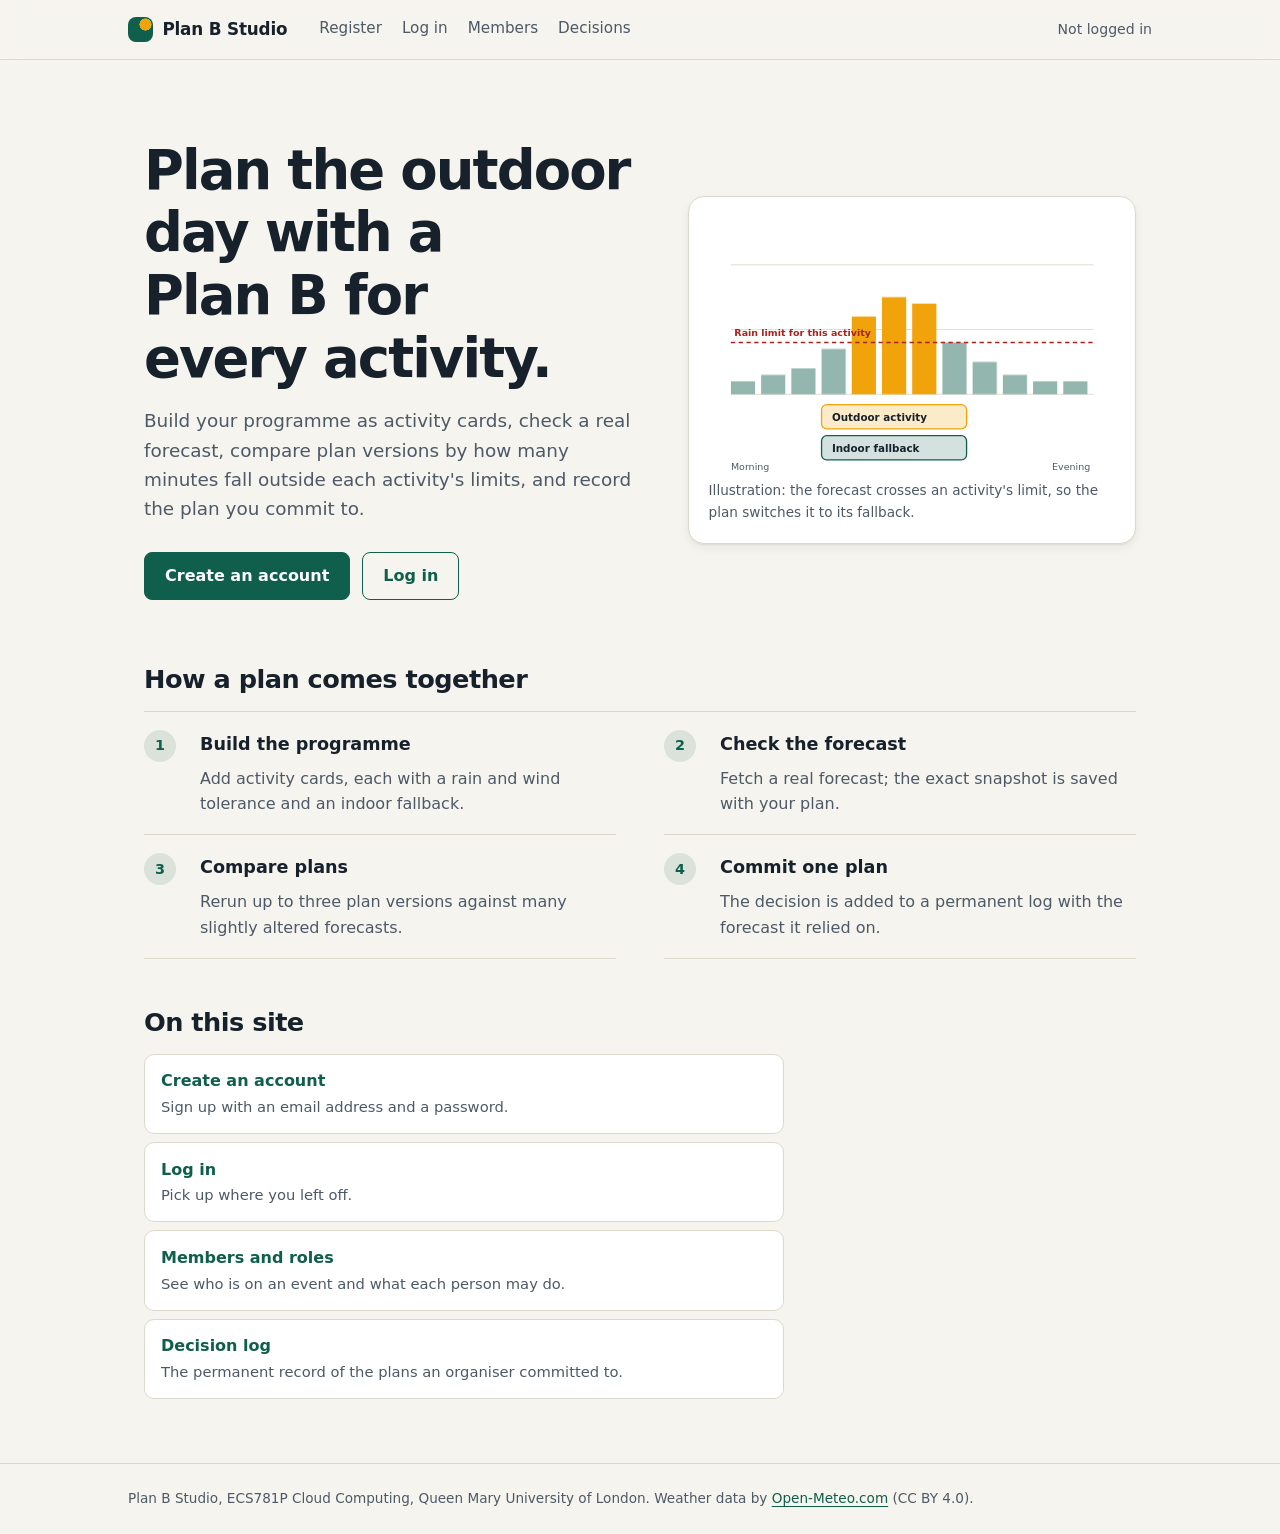
<file: app/static/index.html>
<!doctype html>
<!-- index.html: start screen (task P2-S6).
     Purpose: introduces the product, explains how a plan is made, and links to the screens.
     Logged-in visitors see shortcuts instead of the sign-up buttons. -->
<html lang="en">
<head>
<meta charset="utf-8">
<meta name="viewport" content="width=device-width, initial-scale=1">
<title>Plan B Studio</title>
<meta name="description" content="Plan an outdoor event with a rainy-day fallback for every activity, checked against a real forecast.">
<link rel="stylesheet" href="style.css">
</head>
<body>
<nav>
  <a href="index.html">Plan B Studio</a>
  <a href="register.html">Register</a>
  <a href="login.html">Log in</a>
  <a href="members.html">Members</a>
  <a href="decisions.html">Decisions</a>
  <a href="#" id="logout" hidden>Log out</a>
  <span class="who" id="who"></span>
</nav>
<main>
<section class="hero">
  <div>
    <h1>Plan the outdoor day with a Plan B for every activity.</h1>
    <p class="lead">Build your programme as activity cards, check a real forecast, compare plan versions by how many minutes fall outside each activity's limits, and record the plan you commit to.</p>
    <div class="hero-actions" id="cta">
      <a class="button" href="register.html">Create an account</a>
      <a class="button secondary" href="login.html">Log in</a>
    </div>
  </div>
  <figure class="hero-art">
    <svg viewBox="0 0 480 300" role="img" aria-label="Hourly rain chances as bars with a dashed tolerance line. An outdoor activity overlaps the hours above the line, so an indoor fallback is planned for the same slot.">
      <line class="grid-line" x1="30" y1="210" x2="450" y2="210"/>
      <line class="grid-line" x1="30" y1="135" x2="450" y2="135"/>
      <line class="grid-line" x1="30" y1="60" x2="450" y2="60"/>
      <rect class="bar" style="--i:0" x="30"  y="195"   width="28" height="15"/>
      <rect class="bar" style="--i:1" x="65"  y="187.5" width="28" height="22.5"/>
      <rect class="bar" style="--i:2" x="100" y="180"   width="28" height="30"/>
      <rect class="bar" style="--i:3" x="135" y="157.5" width="28" height="52.5"/>
      <rect class="bar over" style="--i:4" x="170" y="120"   width="28" height="90"/>
      <rect class="bar over" style="--i:5" x="205" y="97.5"  width="28" height="112.5"/>
      <rect class="bar over" style="--i:6" x="240" y="105"   width="28" height="105"/>
      <rect class="bar" style="--i:7" x="275" y="150"   width="28" height="60"/>
      <rect class="bar" style="--i:8" x="310" y="172.5" width="28" height="37.5"/>
      <rect class="bar" style="--i:9" x="345" y="187.5" width="28" height="22.5"/>
      <rect class="bar" style="--i:10" x="380" y="195"  width="28" height="15"/>
      <rect class="bar" style="--i:11" x="415" y="195"  width="28" height="15"/>
      <line class="limit" x1="30" y1="150" x2="450" y2="150"/>
      <text class="limit-label" x="34" y="142">Rain limit for this activity</text>
      <rect class="block-out" x="135" y="222" width="168" height="28" rx="6"/>
      <text class="block-text" x="147" y="241">Outdoor activity</text>
      <rect class="block-in" x="135" y="258" width="168" height="28" rx="6"/>
      <text class="block-text" x="147" y="277">Indoor fallback</text>
      <text class="axis-text" x="30" y="298">Morning</text>
      <text class="axis-text" x="402" y="298">Evening</text>
    </svg>
    <figcaption>Illustration: the forecast crosses an activity's limit, so the plan switches it to its fallback.</figcaption>
  </figure>
</section>

<h2>How a plan comes together</h2>
<ol class="steps">
  <li><h3>Build the programme</h3><p>Add activity cards, each with a rain and wind tolerance and an indoor fallback.</p></li>
  <li><h3>Check the forecast</h3><p>Fetch a real forecast; the exact snapshot is saved with your plan.</p></li>
  <li><h3>Compare plans</h3><p>Rerun up to three plan versions against many slightly altered forecasts.</p></li>
  <li><h3>Commit one plan</h3><p>The decision is added to a permanent log with the forecast it relied on.</p></li>
</ol>

<h2>On this site</h2>
<ul class="links">
  <li><a href="register.html"><strong>Create an account</strong><span>Sign up with an email address and a password.</span></a></li>
  <li><a href="login.html"><strong>Log in</strong><span>Pick up where you left off.</span></a></li>
  <li><a href="members.html"><strong>Members and roles</strong><span>See who is on an event and what each person may do.</span></a></li>
  <li><a href="decisions.html"><strong>Decision log</strong><span>The permanent record of the plans an organiser committed to.</span></a></li>
</ul>
</main>
<script src="common.js"></script>
<script>
setupNav();
// Logged-in visitors get shortcuts instead of the sign-up buttons.
if (getToken()) {
  const cta = document.getElementById("cta");
  cta.replaceChildren();
  [["Members and roles", "members.html", "button"], ["Decision log", "decisions.html", "button secondary"]].forEach(function (item) {
    const a = document.createElement("a");
    a.className = item[2];
    a.href = item[1];
    a.textContent = item[0];
    cta.appendChild(a);
  });
}
</script>
</body>
</html>
</file>
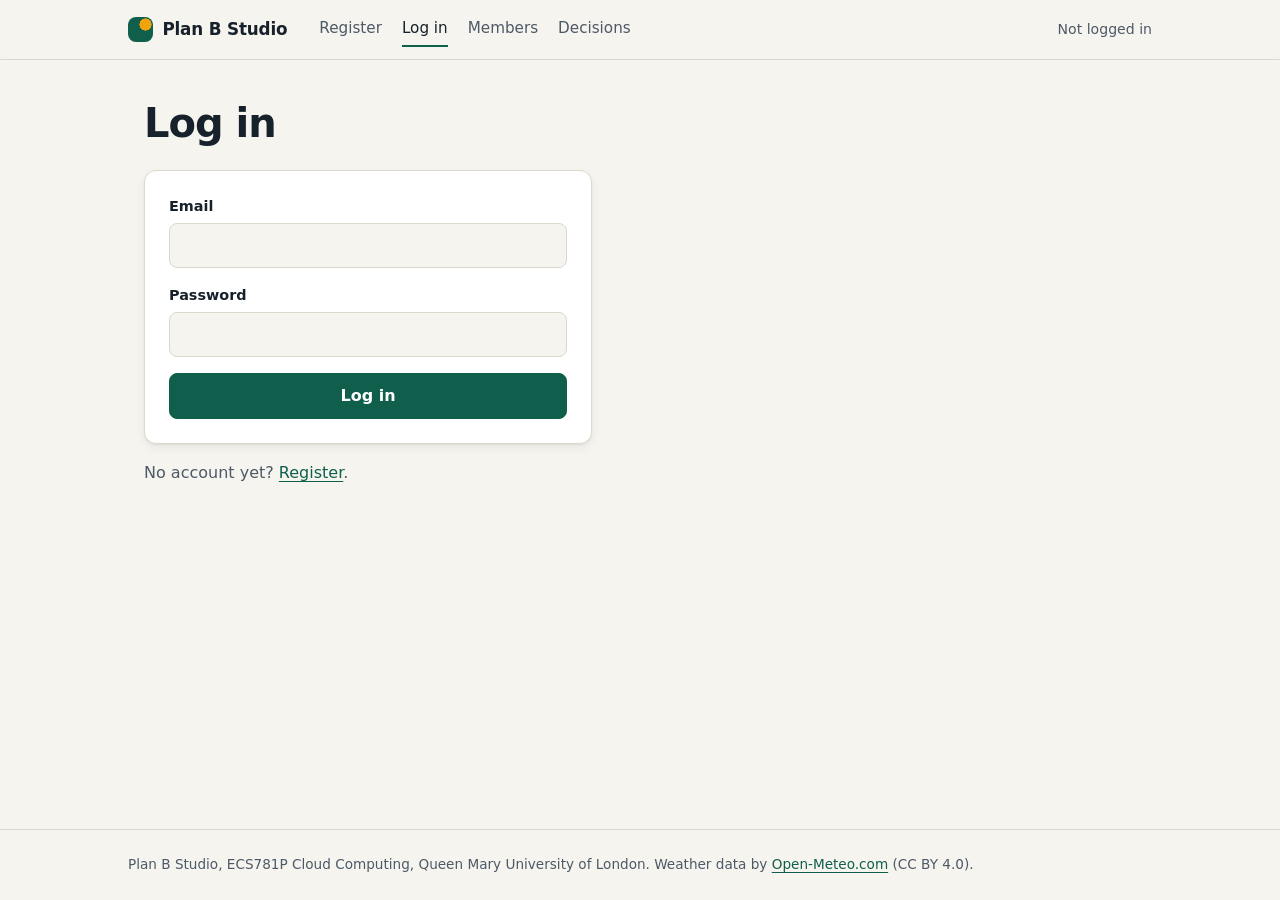
<file: app/static/decisions.html>
<!doctype html>
<!-- decisions.html: decision log screen (task P2-S6).
     Purpose: any member reads the append-only history of committed plans; an
     organiser can record a new decision. Recorded decisions cannot be edited or
     deleted (the database refuses, even for the organiser). -->
<html lang="en">
<head>
<meta charset="utf-8">
<meta name="viewport" content="width=device-width, initial-scale=1">
<title>Decisions - Plan B Studio</title>
<link rel="stylesheet" href="style.css">
</head>
<body>
<nav>
  <a href="index.html">Plan B Studio</a>
  <a href="register.html">Register</a>
  <a href="login.html">Log in</a>
  <a href="members.html">Members</a>
  <a href="decisions.html">Decisions</a>
  <a href="#" id="logout" hidden>Log out</a>
  <span class="who" id="who"></span>
</nav>
<main>
<h1>Decision log</h1>
<form class="row" id="load-form">
  <label>Event id <input id="event-id" size="40" class="mono" required></label>
  <button type="submit">Load decisions</button>
</form>
<div class="msg" id="msg" role="status" aria-live="polite"></div>

<div id="decisions" hidden>
  <p class="hint">Decisions are permanent: nobody can edit or delete a row, not even the organiser.</p>
  <div class="table-wrap">
    <table>
      <thead><tr><th>When</th><th>Decided by</th><th>Plan</th><th>Comparison</th><th>Note</th></tr></thead>
      <tbody id="rows"></tbody>
    </table>
  </div>
  <p id="empty" class="hint" hidden>No decisions recorded yet.</p>
  <section id="commit-section" hidden>
    <h2>Record a decision</h2>
    <form class="stack" id="commit-form">
      <label>Plan id <input name="plan_id" class="mono" required></label>
      <label>Comparison id <input name="comparison_id" class="mono" required></label>
      <label>Note (optional, up to 1000 characters) <textarea name="note" rows="3" maxlength="1000"></textarea></label>
      <button type="submit">Commit this plan</button>
    </form>
  </section>
</div>
</main>
<script src="common.js"></script>
<script>
requireLogin();
setupNav();
const msg = document.getElementById("msg");
const eventInput = document.getElementById("event-id");
let currentEvent = "";

eventInput.value = queryParam("event") || lastEvent();

async function loadDecisions() {
  const me = await api("GET", "/users/me");
  if (handleUnauthorized(me)) return;
  const members = await api("GET", "/events/" + encodeURIComponent(currentEvent) + "/members");
  if (handleUnauthorized(members)) return;
  const area = document.getElementById("decisions");
  if (!members.ok) { area.hidden = true; showMessage(msg, errorText(members), "error"); return; }
  const isOrganiser = members.data.some(function (m) { return m.user_id === me.data.id && m.role === "organiser"; });
  document.getElementById("commit-section").hidden = !isOrganiser;

  const result = await api("GET", "/events/" + encodeURIComponent(currentEvent) + "/decisions");
  if (handleUnauthorized(result)) return;
  if (!result.ok) { area.hidden = true; showMessage(msg, errorText(result), "error"); return; }
  rememberEvent(currentEvent);
  const rows = document.getElementById("rows");
  rows.replaceChildren();
  result.data.forEach(function (d) {
    const tr = document.createElement("tr");
    tr.appendChild(cell(new Date(d.created_at).toLocaleString()));
    tr.appendChild(cell(d.created_by_name || "(left the event)"));
    tr.appendChild(cell(d.plan_id, "mono"));
    tr.appendChild(cell(d.comparison_id, "mono"));
    tr.appendChild(cell(d.note || ""));
    rows.appendChild(tr);
  });
  document.getElementById("empty").hidden = result.data.length > 0;
  area.hidden = false;
}

document.getElementById("load-form").addEventListener("submit", function (event) {
  event.preventDefault();
  currentEvent = eventInput.value.trim();
  showMessage(msg, "", "");
  loadDecisions();
});

document.getElementById("commit-form").addEventListener("submit", async function (event) {
  event.preventDefault();
  const form = event.target;
  const data = new FormData(form);
  const body = { plan_id: data.get("plan_id").trim(), comparison_id: data.get("comparison_id").trim() };
  if (data.get("note").trim()) body.note = data.get("note").trim();
  const result = await api("POST", "/events/" + currentEvent + "/commit", body);
  if (result.ok) { form.reset(); showMessage(msg, "Decision recorded.", "ok"); loadDecisions(); }
  else showMessage(msg, errorText(result), "error");
});

if (eventInput.value) { currentEvent = eventInput.value; loadDecisions(); }
</script>
</body>
</html>
</file>
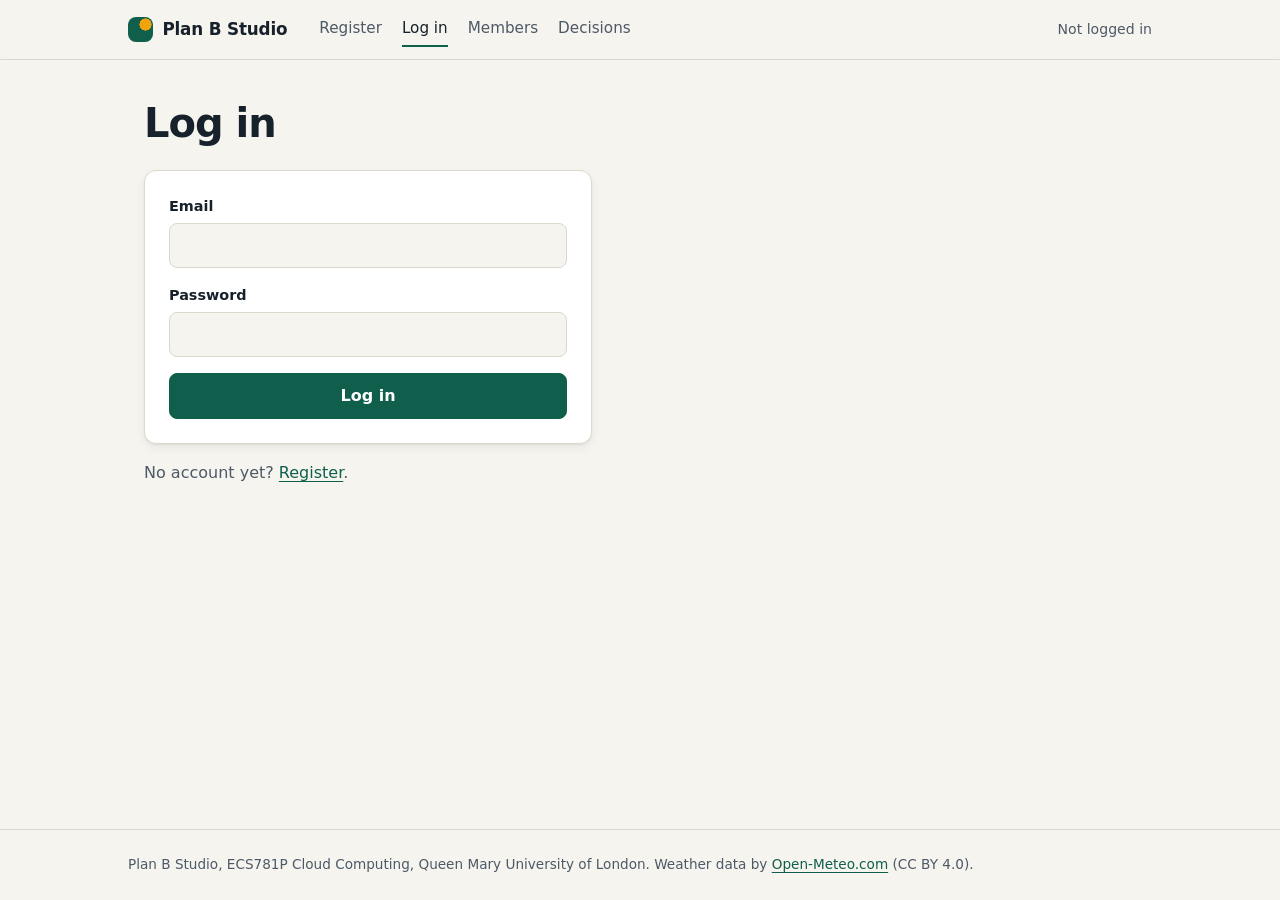
<file: app/static/login.html>
<!doctype html>
<!-- login.html: log-in screen (task P2-S6).
     Purpose: POST /api/v1/auth/login and keep the token in this browser tab's
     sessionStorage (the server keeps no session). -->
<html lang="en">
<head>
<meta charset="utf-8">
<meta name="viewport" content="width=device-width, initial-scale=1">
<title>Log in - Plan B Studio</title>
<link rel="stylesheet" href="style.css">
</head>
<body>
<nav>
  <a href="index.html">Plan B Studio</a>
  <a href="register.html">Register</a>
  <a href="login.html">Log in</a>
  <a href="members.html">Members</a>
  <a href="decisions.html">Decisions</a>
  <a href="#" id="logout" hidden>Log out</a>
  <span class="who" id="who"></span>
</nav>
<main>
<h1>Log in</h1>
<form class="stack" id="form">
  <label>Email <input type="email" name="email" autocomplete="email" required></label>
  <label>Password <input type="password" name="password" autocomplete="current-password" required></label>
  <button type="submit">Log in</button>
</form>
<div class="msg" id="msg" role="status" aria-live="polite"></div>
<p>No account yet? <a href="register.html">Register</a>.</p>
</main>
<script src="common.js"></script>
<script>
setupNav();
const form = document.getElementById("form");
const msg = document.getElementById("msg");
form.addEventListener("submit", async function (event) {
  event.preventDefault();
  showMessage(msg, "Logging in...", "");
  const data = new FormData(form);
  const result = await api("POST", "/auth/login", { email: data.get("email"), password: data.get("password") });
  if (result.ok) {
    setToken(result.data.access_token);
    window.location.href = "members.html";
  } else {
    showMessage(msg, errorText(result), "error");
  }
});
</script>
</body>
</html>
</file>
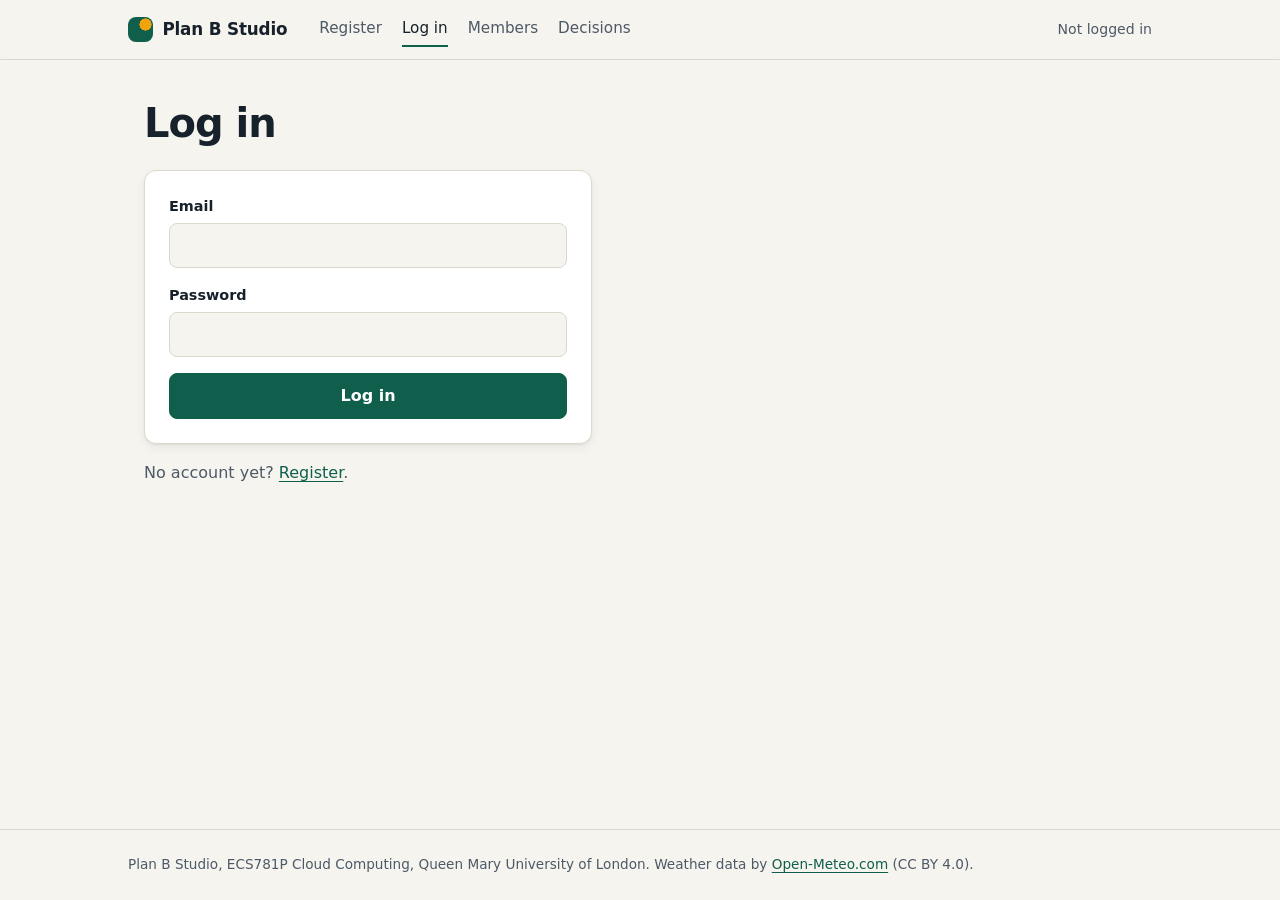
<file: app/static/members.html>
<!doctype html>
<!-- members.html: members and roles screen (task P2-S6).
     Purpose: any member can list an event's members; an organiser can also add,
     re-role and remove members. The server enforces every rule (404, 403, 409);
     this page only shows its answers. -->
<html lang="en">
<head>
<meta charset="utf-8">
<meta name="viewport" content="width=device-width, initial-scale=1">
<title>Members - Plan B Studio</title>
<link rel="stylesheet" href="style.css">
</head>
<body>
<nav>
  <a href="index.html">Plan B Studio</a>
  <a href="register.html">Register</a>
  <a href="login.html">Log in</a>
  <a href="members.html">Members</a>
  <a href="decisions.html">Decisions</a>
  <a href="#" id="logout" hidden>Log out</a>
  <span class="who" id="who"></span>
</nav>
<main>
<h1>Members and roles</h1>
<form class="row" id="load-form">
  <label>Event id <input id="event-id" size="40" class="mono" required></label>
  <button type="submit">Load members</button>
</form>
<div class="msg" id="msg" role="status" aria-live="polite"></div>

<div id="members" hidden>
  <div class="table-wrap">
    <table>
      <thead><tr><th>Name</th><th>Email</th><th>Role</th><th id="actions-head">Actions</th></tr></thead>
      <tbody id="rows"></tbody>
    </table>
  </div>
  <section id="add-section" hidden>
    <h2>Add a member</h2>
    <p class="hint">The person needs an account first. Roles: viewer, lead, editor, organiser.</p>
    <form class="row" id="add-form">
      <label>Email <input type="email" name="email" required></label>
      <label>Role
        <select name="role">
          <option>viewer</option><option>lead</option><option>editor</option><option>organiser</option>
        </select>
      </label>
      <button type="submit">Add</button>
    </form>
  </section>
</div>
</main>
<script src="common.js"></script>
<script>
requireLogin();
setupNav();
const ROLES = ["viewer", "lead", "editor", "organiser"];
const msg = document.getElementById("msg");
const eventInput = document.getElementById("event-id");
let currentEvent = "";
let isOrganiser = false;

eventInput.value = queryParam("event") || lastEvent();

async function loadMembers() {
  const me = await api("GET", "/users/me");
  if (handleUnauthorized(me)) return;
  const result = await api("GET", "/events/" + encodeURIComponent(currentEvent) + "/members");
  if (handleUnauthorized(result)) return;
  const area = document.getElementById("members");
  if (!result.ok) {
    area.hidden = true;
    showMessage(msg, errorText(result), "error");
    return;
  }
  rememberEvent(currentEvent);
  isOrganiser = result.data.some(function (m) { return m.user_id === me.data.id && m.role === "organiser"; });
  document.getElementById("add-section").hidden = !isOrganiser;
  document.getElementById("actions-head").hidden = !isOrganiser;
  const rows = document.getElementById("rows");
  rows.replaceChildren();
  result.data.forEach(function (member) { rows.appendChild(memberRow(member)); });
  area.hidden = false;
}

function memberRow(member) {
  const tr = document.createElement("tr");
  tr.appendChild(cell(member.display_name));
  tr.appendChild(cell(member.email));
  tr.appendChild(cell(member.role));
  if (!isOrganiser) return tr;
  const td = document.createElement("td");
  td.className = "actions";
  const select = document.createElement("select");
  select.setAttribute("aria-label", "New role for " + member.display_name);
  ROLES.forEach(function (role) {
    const option = document.createElement("option");
    option.textContent = role;
    option.selected = role === member.role;
    select.appendChild(option);
  });
  const save = document.createElement("button");
  save.className = "secondary";
  save.textContent = "Change role";
  save.onclick = async function () {
    const result = await api("PATCH", "/events/" + currentEvent + "/members/" + member.user_id, { role: select.value });
    showMessage(msg, result.ok ? "Role changed." : errorText(result), result.ok ? "ok" : "error");
    if (result.ok) loadMembers();
  };
  const remove = document.createElement("button");
  remove.className = "danger";
  remove.textContent = "Remove";
  remove.onclick = async function () {
    if (!window.confirm("Remove " + member.display_name + " from this event?")) return;
    const result = await api("DELETE", "/events/" + currentEvent + "/members/" + member.user_id);
    showMessage(msg, result.ok ? "Member removed." : errorText(result), result.ok ? "ok" : "error");
    if (result.ok) loadMembers();
  };
  td.append(select, save, remove);
  tr.appendChild(td);
  return tr;
}

document.getElementById("load-form").addEventListener("submit", function (event) {
  event.preventDefault();
  currentEvent = eventInput.value.trim();
  showMessage(msg, "", "");
  loadMembers();
});

document.getElementById("add-form").addEventListener("submit", async function (event) {
  event.preventDefault();
  const form = event.target;
  const data = new FormData(form);
  const result = await api("POST", "/events/" + currentEvent + "/members", {
    email: data.get("email"), role: data.get("role"),
  });
  if (result.ok) { form.reset(); showMessage(msg, "Member added.", "ok"); loadMembers(); }
  else showMessage(msg, errorText(result), "error");
});

if (eventInput.value) { currentEvent = eventInput.value; loadMembers(); }
</script>
</body>
</html>
</file>
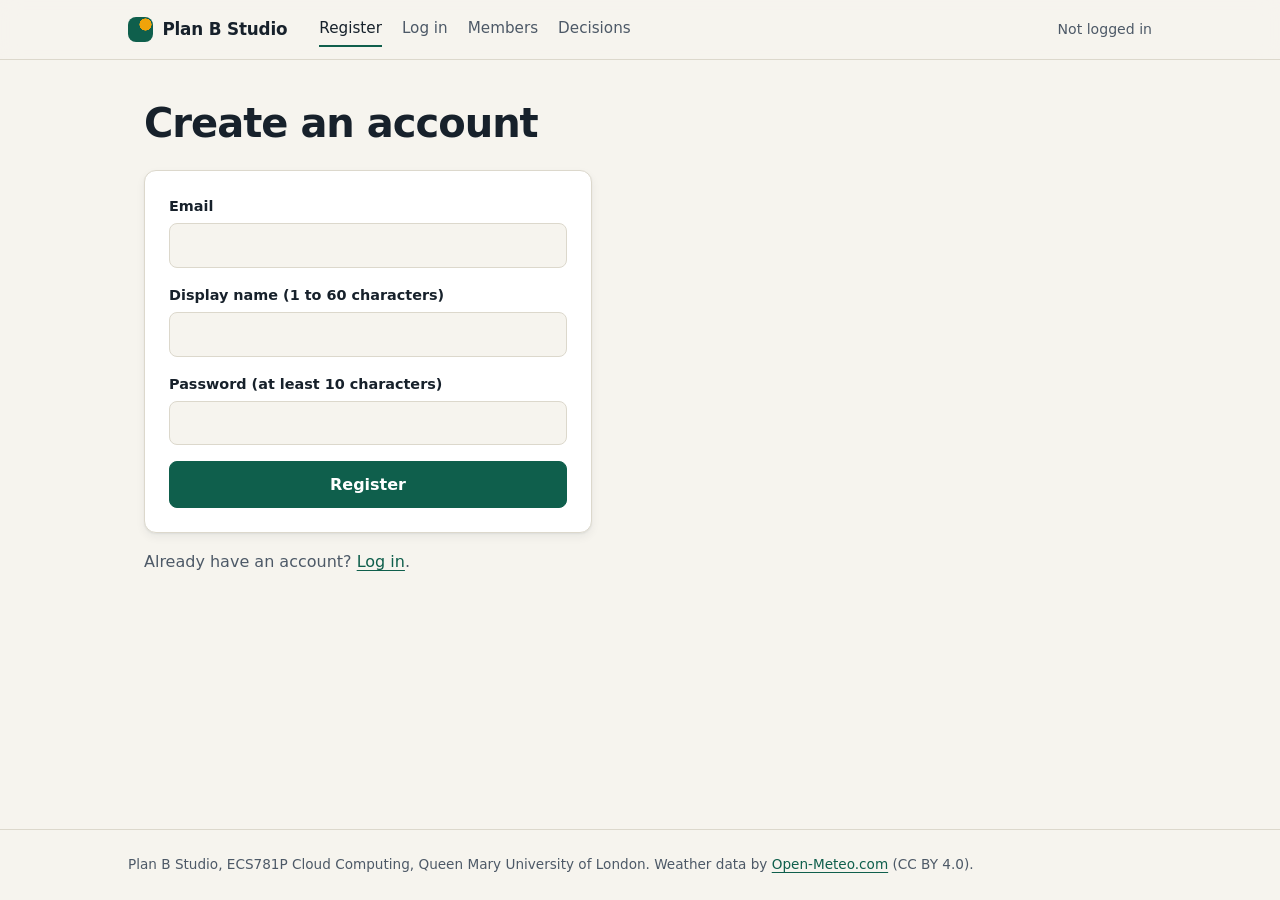
<file: app/static/register.html>
<!doctype html>
<!-- register.html: create-account screen (task P2-S6).
     Purpose: POST /api/v1/auth/register. The server hashes the password (Argon2id);
     this page never stores it. -->
<html lang="en">
<head>
<meta charset="utf-8">
<meta name="viewport" content="width=device-width, initial-scale=1">
<title>Register - Plan B Studio</title>
<link rel="stylesheet" href="style.css">
</head>
<body>
<nav>
  <a href="index.html">Plan B Studio</a>
  <a href="register.html">Register</a>
  <a href="login.html">Log in</a>
  <a href="members.html">Members</a>
  <a href="decisions.html">Decisions</a>
  <a href="#" id="logout" hidden>Log out</a>
  <span class="who" id="who"></span>
</nav>
<main>
<h1>Create an account</h1>
<form class="stack" id="form">
  <label>Email <input type="email" name="email" autocomplete="email" required></label>
  <label>Display name (1 to 60 characters) <input name="display_name" maxlength="60" autocomplete="name" required></label>
  <label>Password (at least 10 characters) <input type="password" name="password" minlength="10" maxlength="128" autocomplete="new-password" required></label>
  <button type="submit">Register</button>
</form>
<div class="msg" id="msg" role="status" aria-live="polite"></div>
<p>Already have an account? <a href="login.html">Log in</a>.</p>
</main>
<script src="common.js"></script>
<script>
setupNav();
const form = document.getElementById("form");
const msg = document.getElementById("msg");
form.addEventListener("submit", async function (event) {
  event.preventDefault();
  showMessage(msg, "Creating account...", "");
  const data = new FormData(form);
  const result = await api("POST", "/auth/register", {
    email: data.get("email"), display_name: data.get("display_name"), password: data.get("password"),
  });
  if (result.ok) {
    form.reset();
    showMessage(msg, "Account created. You can now log in.", "ok");
  } else {
    showMessage(msg, errorText(result), "error");
  }
});
</script>
</body>
</html>
</file>
<file: app/static/style.css>
/* style.css: styling shared by all Plan B Studio screens (task P2-S6, restyled).
   Purpose: one consistent, professional look without any framework or build step.
   Important logic:
     * Every colour is a CSS variable on :root; a dark set is used when the browser asks
       for dark mode, so no screen needs its own colours.
     * Page markup is unchanged from the plain version (same nav, main, form.stack,
       form.row, .msg, .table-wrap, .mono, .hint classes), so new screens only need those.
     * Reduced-motion users get no animation. Text is never lighter than WCAG AA contrast. */

:root {
  color-scheme: light dark;
  --bg: #f6f4ee;          /* warm paper */
  --panel: #ffffff;
  --text: #17212b;
  --muted: #4d5967;
  --line: #dcd8cc;
  --accent: #0f5f4c;      /* deep pine */
  --accent-hover: #0a4a3b;
  --accent-text: #ffffff;
  --sun: #f0a30a;         /* used sparingly: the brand mark and warnings in the illustration */
  --bad: #a8231b;
  --good: #17663a;
  --shadow: 0 1px 2px rgb(23 33 43 / .06), 0 4px 10px rgb(23 33 43 / .06);
  --radius: 12px;
  --ease: cubic-bezier(.16, 1, .3, 1);
}
@media (prefers-color-scheme: dark) {
  :root {
    --bg: #0f1613;
    --panel: #17211c;
    --text: #e9efe9;
    --muted: #a3b1a8;
    --line: #2a3830;
    --accent: #5fc9a7;
    --accent-hover: #7ddabb;
    --accent-text: #08130f;
    --sun: #f6b73a;
    --bad: #ff9a90;
    --good: #7fdca0;
    --shadow: 0 1px 2px rgb(0 0 0 / .3), 0 4px 10px rgb(0 0 0 / .3);
  }
}

* { box-sizing: border-box; }
html { -webkit-text-size-adjust: 100%; scrollbar-color: var(--line) transparent; }
body {
  margin: 0; min-height: 100vh; display: flex; flex-direction: column;
  background: var(--bg); color: var(--text);
  font: 1rem/1.6 system-ui, -apple-system, "Segoe UI", Roboto, sans-serif;
  font-feature-settings: "kern", "liga";
  -webkit-font-smoothing: antialiased;
}
::selection { background: var(--accent); color: var(--accent-text); }

/* ---------- Top bar ---------- */
nav {
  position: sticky; top: 0; z-index: 10;
  display: flex; flex-wrap: wrap; align-items: center; gap: .25rem 1.25rem;
  padding: .7rem max(16px, calc((100vw - 64rem) / 2));
  background: color-mix(in srgb, var(--bg) 92%, transparent);
  border-bottom: 1px solid var(--line);
  backdrop-filter: saturate(1.4) blur(10px);
}
nav a { color: var(--muted); text-decoration: none; font-size: .95rem; font-weight: 500;
        padding: .3rem 0; border-bottom: 2px solid transparent; transition: color .15s, border-color .15s; }
nav a:hover { color: var(--text); }
nav a[aria-current="page"] { color: var(--text); border-bottom-color: var(--accent); }
/* The first link is the brand: a small mark plus the name. */
nav a:first-child {
  display: inline-flex; align-items: center; gap: .6rem; margin-right: .75rem;
  color: var(--text); font-weight: 700; font-size: 1.05rem; letter-spacing: -.01em; border-bottom: 0;
}
nav a:first-child::before {
  content: ""; width: 1.55rem; height: 1.55rem; border-radius: .5rem; flex: none;
  background: radial-gradient(circle at 70% 30%, var(--sun) 0 24%, transparent 25%), var(--accent);
}
nav .who { margin-left: auto; color: var(--muted); font-size: .88rem; }
nav #logout { margin-left: .25rem; }
@media (max-width: 40rem) {
  nav { gap: .1rem 1rem; }
  nav .who { order: 9; flex-basis: 100%; margin-left: 0; }
}

/* ---------- Page ---------- */
main { flex: 1; width: 100%; max-width: 64rem; margin: 0 auto; padding: 2.5rem 16px 4rem; }
h1 { font-size: clamp(1.75rem, 1.3rem + 1.8vw, 2.5rem); line-height: 1.15; letter-spacing: -.025em;
     margin: 0 0 .5rem; font-weight: 750; text-wrap: balance; }
h2 { font-size: 1.6rem; line-height: 1.2; letter-spacing: -.02em; margin: 3rem 0 .75rem; font-weight: 700;
     text-wrap: balance; }
h3 { font-size: 1.1rem; margin: 0 0 .25rem; font-weight: 650; }
p { margin: 0 0 1rem; max-width: 65ch; text-wrap: pretty; }
main > p, .hint { color: var(--muted); }
a { color: var(--accent); text-underline-offset: .2em; text-decoration-thickness: 1px; }
a:hover { text-decoration-thickness: 2px; }
hr { border: 0; border-top: 1px solid var(--line); margin: 2rem 0; }

/* ---------- Forms ---------- */
form.stack {
  display: grid; gap: 1rem; max-width: 28rem; margin: 1.5rem 0 1rem; padding: 1.5rem;
  background: var(--panel); border: 1px solid var(--line); border-radius: var(--radius); box-shadow: var(--shadow);
}
form.row {
  display: flex; flex-wrap: wrap; gap: .75rem; align-items: end; margin: 1.25rem 0;
  padding: 1rem 1.25rem; background: var(--panel); border: 1px solid var(--line); border-radius: var(--radius);
}
label { display: grid; gap: .35rem; font-weight: 600; font-size: .9rem; }
input, select, textarea {
  font: inherit; font-weight: 400; min-width: 0; padding: .6rem .75rem; color: var(--text);
  background: var(--bg); border: 1px solid var(--line); border-radius: 8px;
  transition: border-color .15s, box-shadow .15s;
}
input:hover, select:hover, textarea:hover { border-color: color-mix(in srgb, var(--text) 35%, var(--line)); }
input:focus, select:focus, textarea:focus {
  outline: none; border-color: var(--accent); box-shadow: 0 0 0 3px color-mix(in srgb, var(--accent) 30%, transparent);
}
input::placeholder, textarea::placeholder { color: var(--muted); opacity: .8; }
textarea { resize: vertical; }
input { caret-color: var(--accent); }

button {
  font: inherit; font-weight: 600; padding: .6rem 1.1rem; border-radius: 8px; cursor: pointer;
  border: 1px solid var(--accent); background: var(--accent); color: var(--accent-text);
  transition: background .15s, border-color .15s, color .15s, transform .1s;
}
button:hover { background: var(--accent-hover); border-color: var(--accent-hover); }
button:active { transform: translateY(1px); }
button.secondary { background: transparent; color: var(--accent); }
button.secondary:hover { background: color-mix(in srgb, var(--accent) 12%, transparent); }
button.danger { background: transparent; color: var(--bad); border-color: var(--bad); }
button.danger:hover { background: color-mix(in srgb, var(--bad) 14%, transparent); }
button:disabled { opacity: .5; cursor: not-allowed; transform: none; }
button:focus-visible, a:focus-visible, input:focus-visible, select:focus-visible, textarea:focus-visible {
  outline: 3px solid color-mix(in srgb, var(--accent) 55%, transparent); outline-offset: 2px; }
/* A link that looks like a button, used on the start page. */
a.button {
  display: inline-block; padding: .65rem 1.25rem; border-radius: 8px; font-weight: 600; text-decoration: none;
  background: var(--accent); color: var(--accent-text); border: 1px solid var(--accent);
  transition: background .15s, transform .1s;
}
a.button:hover { background: var(--accent-hover); border-color: var(--accent-hover); }
a.button:active { transform: translateY(1px); }
a.button.secondary { background: transparent; color: var(--accent); }
a.button.secondary:hover { background: color-mix(in srgb, var(--accent) 12%, transparent); }

/* ---------- Messages ---------- */
.msg { margin: .75rem 0; font-weight: 600; }
.msg:empty { display: none; }
.msg.error, .msg.ok { padding: .7rem .9rem; border-radius: 8px; max-width: 40rem; }
.msg.error { color: var(--bad); background: color-mix(in srgb, var(--bad) 11%, var(--panel)); }
.msg.ok { color: var(--good); background: color-mix(in srgb, var(--good) 11%, var(--panel)); }

/* ---------- Tables ---------- */
.table-wrap { overflow-x: auto; margin: 1rem 0; background: var(--panel);
              border: 1px solid var(--line); border-radius: var(--radius); }
table { border-collapse: collapse; width: 100%; font-variant-numeric: tabular-nums; }
th, td { text-align: left; padding: .75rem 1rem; border-bottom: 1px solid var(--line); vertical-align: middle; }
th { font-size: .78rem; font-weight: 650; letter-spacing: .04em; text-transform: uppercase; color: var(--muted);
     background: color-mix(in srgb, var(--text) 4%, var(--panel)); white-space: nowrap; }
tbody tr:last-child td { border-bottom: 0; }
tbody tr:hover { background: color-mix(in srgb, var(--accent) 6%, transparent); }
td.actions { display: flex; gap: .5rem; flex-wrap: wrap; align-items: center; }
td.actions select { padding: .4rem .6rem; }
td.actions button { padding: .4rem .8rem; font-size: .9rem; }
.mono { font-family: ui-monospace, "Cascadia Mono", Consolas, monospace; font-size: .85rem; word-break: break-all; }

/* ---------- Start page ---------- */
.hero { display: grid; gap: 2.5rem; align-items: center; padding: 1.5rem 0 1rem; }
@media (min-width: 52rem) { .hero { grid-template-columns: 1.05fr .95fr; gap: 3rem; padding-top: 2.5rem; } }
.hero h1 { font-size: clamp(2.1rem, 1.4rem + 3vw, 3.4rem); letter-spacing: -.035em; }
.hero .lead { font-size: 1.15rem; color: var(--muted); margin: 1rem 0 1.75rem; }
.hero-actions { display: flex; flex-wrap: wrap; gap: .75rem; }
.hero-art { margin: 0; background: var(--panel); border: 1px solid var(--line);
            border-radius: 16px; box-shadow: var(--shadow); padding: 1rem; }
.hero-art svg { display: block; width: 100%; height: auto; }
.hero-art figcaption { margin: .5rem .25rem .25rem; font-size: .85rem; color: var(--muted); }
.hero-art .grid-line { stroke: var(--line); stroke-width: 1; }
.hero-art .limit { stroke: var(--bad); stroke-width: 1.5; stroke-dasharray: 5 4; }
.hero-art .limit-label { fill: var(--bad); font-size: 11px; font-weight: 600; }
.hero-art .bar { fill: color-mix(in srgb, var(--accent) 45%, var(--panel)); }
.hero-art .bar.over { fill: var(--sun); }
.hero-art .block-out { fill: color-mix(in srgb, var(--sun) 22%, var(--panel)); stroke: var(--sun); stroke-width: 1.5; }
.hero-art .block-in { fill: color-mix(in srgb, var(--accent) 18%, var(--panel)); stroke: var(--accent); stroke-width: 1.5; }
.hero-art .block-text { fill: var(--text); font-size: 12px; font-weight: 600; }
.hero-art .axis-text { fill: var(--muted); font-size: 11px; }

.steps { list-style: none; counter-reset: step; padding: 0; margin: 1rem 0 0; display: grid; gap: 0;
         border-top: 1px solid var(--line); }
.steps li { counter-increment: step; display: grid; grid-template-columns: 2.5rem 1fr; gap: .25rem 1rem;
            padding: 1.1rem 0; border-bottom: 1px solid var(--line); }
.steps li::before { content: counter(step); grid-row: span 2; width: 2rem; height: 2rem; border-radius: 50%;
                    display: grid; place-items: center; font-weight: 700; font-size: .9rem;
                    color: var(--accent); background: color-mix(in srgb, var(--accent) 12%, transparent); }
.steps p { margin: 0; color: var(--muted); }
@media (min-width: 52rem) {
  .steps { grid-template-columns: 1fr 1fr; column-gap: 3rem; }
  .steps li:nth-last-child(2) { border-bottom: 1px solid var(--line); }
}
.links { list-style: none; padding: 0; margin: 1rem 0 0; display: grid; gap: .5rem; max-width: 40rem; }
.links a { display: block; padding: .85rem 1rem; text-decoration: none; color: var(--text);
           background: var(--panel); border: 1px solid var(--line); border-radius: 10px;
           transition: border-color .15s, transform .15s var(--ease); }
.links a:hover { border-color: var(--accent); transform: translateX(3px); }
.links strong { display: block; color: var(--accent); }
.links span { color: var(--muted); font-size: .92rem; }

/* ---------- Footer (added by common.js on every page) ---------- */
footer { padding: 1.5rem max(16px, calc((100vw - 64rem) / 2)); border-top: 1px solid var(--line);
         color: var(--muted); font-size: .85rem; }
footer p { margin: 0; max-width: none; }

[hidden] { display: none !important; }

/* ---------- One authored moment: the start page assembles on load ---------- */
@media (prefers-reduced-motion: no-preference) {
  .hero > div { animation: rise .8s var(--ease) both; }
  .hero-art { animation: rise .9s var(--ease) .1s both; }
  .hero-art .bar { transform-box: fill-box; transform-origin: center bottom;
                   animation: grow .9s var(--ease) calc(.25s + var(--i) * 45ms) both; }
  @keyframes rise { from { opacity: 0; transform: translateY(14px); } }
  @keyframes grow { from { transform: scaleY(0); } }
}
</file>
